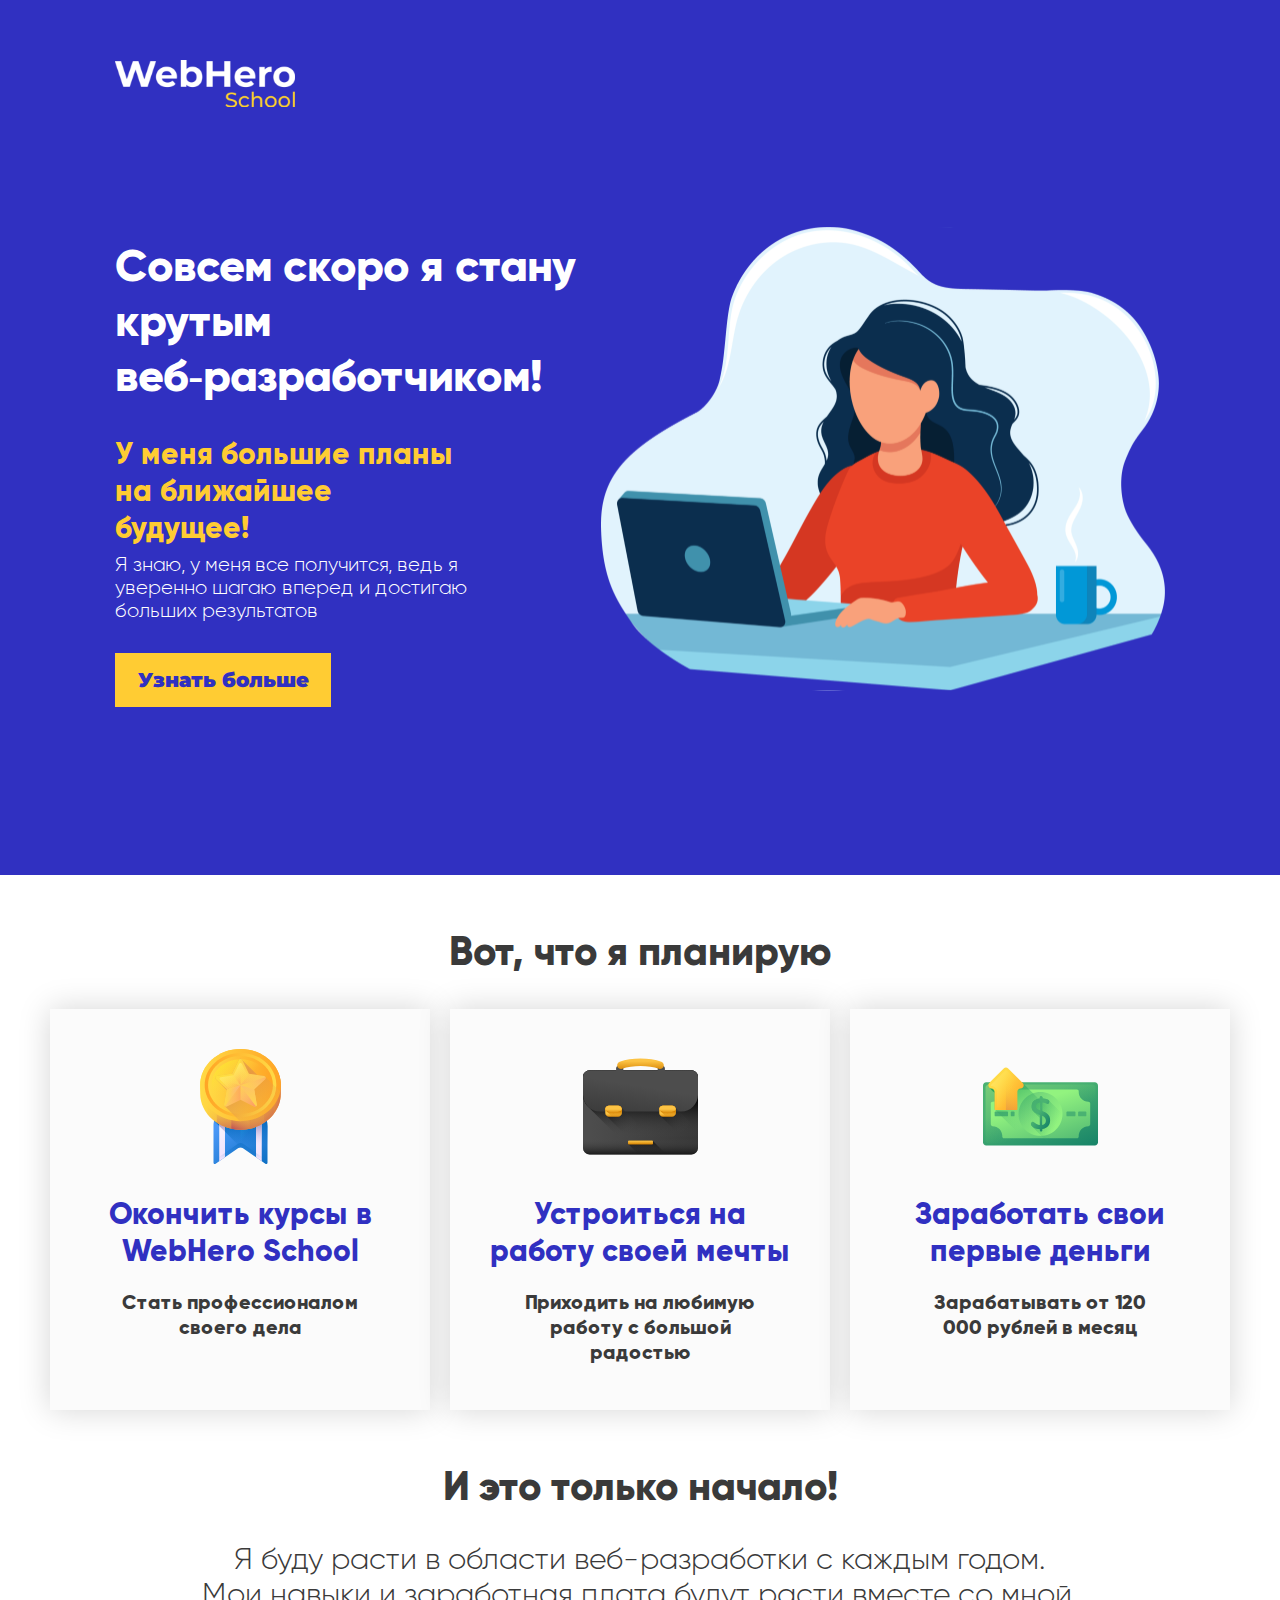
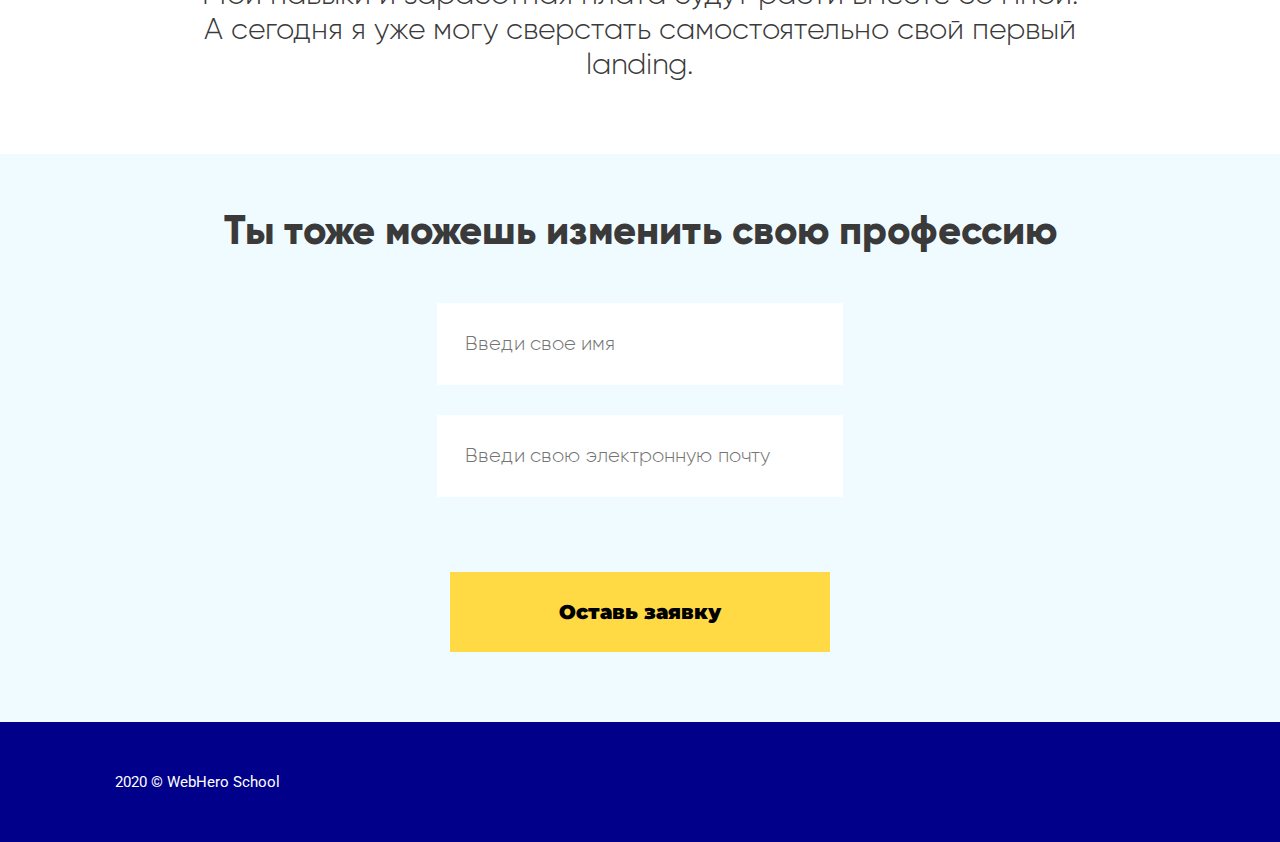
<file: index.html>
<!DOCTYPE html>
<html lang="ru" dir="ltr">

<head>
  <meta charset="utf-8"/>
  <meta name="viewport"  content="width=device-width, initial-scale=1">
  <link rel="stylesheet" href="style.css">
  <link rel="stylesheet" href="fonts.css">
  <link rel="stylesheet" href="https://fonts.googleapis.com/css2?family=Montserrat:wght@900">
  <link rel="stylesheet" href="https://fonts.googleapis.com/css?family=Roboto">
</head>

<body>
  <div class="header">
    <div>
    <img  src="images/Logo.svg" class="logo">
    <div class="header__main">
      <div class="header__text">
        <h1 class="header__title">Совсем скоро я стану крутым веб&#8209;разработчиком!</h1>
        <h2 class="header__subtitle">У меня большие планы на ближайшее будущее!</h2>
        <p class="header__content">Я знаю, у меня все получится, ведь я уверенно
          шагаю вперед и достигаю больших результатов</p>
        <button class="header__button" href="#">Узнать больше</button>
      </div>
        <img src="images/header.svg" class="header__pic">
    </div>
  </div>
  </div>


  <div class="wrapper">
    <h2 class="title">Вот, что я планирую</h2>
    <div class="plans">
      <div class="plans__wrap">
        <img src="images/medal.svg" class="plans__logo">
        <p class="plans__subtitle">Окончить курсы в WebHero School</p>
        <p class="plans__text">Стать профессионалом своего дела</p>
      </div>
      <div class="plans__wrap">
        <img src="images/briefcase.svg" class="plans__logo">
        <p class="plans__subtitle">Устроиться на работу своей мечты</p>
        <p class="plans__text">Приходить на любимую работу с большой радостью</p>
      </div>
      <div class="plans__wrap">
        <img src="images/money.svg" class="plans__logo">
        <p class="plans__subtitle">Заработать свои первые деньги</p>
        <p class="plans__text">Зарабатывать от 120 000 рублей в месяц</p>
      </div>
    </div>

    <h2 class="title">И это только начало!</h2>
    <p class="title-content">Я буду расти в области веб-разработки с каждым годом.</br>
        Мои навыки и заработная плата будут расти вместе со мной.</br>
        А сегодня я уже могу сверстать самостоятельно свой первый landing. </p>

    <div class="request">
      <h2 class="title">Ты тоже можешь изменить свою профессию</h2>
      <form class="form">
        <input type="text" size="40" name="name" placeholder="Введи свое имя" class="request__form">
        <input type="email" size="40" name="email" placeholder="Введи свою электронную почту" class="request__form">
      </form>
      <button class="form__button" href="#">Оставь заявку</button>
    </div>

  </div>

  <footer>
    <p class="footer">2020  © WebHero School</p>
  </footer>

</body>



</html>
</file>
<file: style.css>
body {
  margin: 0;
}

.logo {
  width: 180px;
  height: 47px;
}

/* Header */
.header {
  padding: 60px 9% 168px 9%;
  background: #3030c1;
  display: flex;
  justify-content: center;
}

.header__main {
  display: flex;
  justify-content: space-between;
  padding-top: 100px;
  max-width: 1280px;
}

.header__text {
  width: 52%;
}

.header__title {
  font: 800 45px/55px Gilroy;
  color: #fff;
  margin-bottom: 32px;
}

.header__subtitle {
  font: 800 30px/37px Gilroy;
  color: #fc3;
  margin-bottom: 5px;
  width: 70%;
}

.header__content {
  font: 300 20px/23px Gilroy;
  color: #fff;
  margin-top: 0;
  margin-bottom: 30px;
  width: 80%;
}

.header__button {
  font: 900 20px/24px Montserrat;
  background: #fc3;
  color: #3030c1;
  width: 216px;
  height: 54px;
  transition: all .5s;
  border: 0;
}

.header__button:hover {
  background: #ea4328;
  color: #fc3;
  border: 3px dotted #3a3a3a;;
  opacity: 0.9;
  cursor: pointer;
}

.header__pic{
  flex-shrink: 1;
}

/* Wrapper */
.wrapper {
  display: flex;
  flex-direction: column;
  align-items: center;
}

.title {
  font: 800 40px/49px Gilroy;
  margin-top: 55px;
  margin-bottom: 30px;
  color: #3a3a3a;
  text-align: center;
}

.plans {
  display: flex;
  justify-content: center;
  max-width: 1280px;
  width: 100%;
}

.plans__wrap{
  width: 380px;
  height: 401px;
  background: #fbfbfb;
  box-shadow: 0 0 30px #d5d5d5;
  text-align: center;
  margin: 0 10px;
}

.plans__logo {
  width: 115px;
  height: 115px;
  padding-top: 40px;
}

.plans__subtitle {
  font: 800 30px/37px Gilroy;
  color: #3030c1;
  padding: 0px 40px;
  margin-bottom: 20px;
}

.plans__text {
  font: 800 20px/25px Gilroy;
  padding: 0px 65px;
  color: #3a3a3a;
}

.title-content {
  font: 300 30px/35px Gilroy;
  width: 70%;
  text-align: center;
  margin: 0 auto 70px auto;
  color: #3a3a3a;
}

/* Request */
.form {
  display: flex;
  flex-direction: column;
}

.request {
  width: 100%;
  background: #f0fbff;
  display: flex;
  flex-direction: column;
  align-items: center;
}

.request__form {
  color: #878787;
  font: 300 20px/23px Gilroy;
  width: 350px;
  height: 80px;
  margin: 15px 0;
  padding-left: 28px;
  padding-right: 28px;
  border: 0px;
}

.form__button {
  font: 900 20px/24px Montserrat;
  background: #ffda45;
  width: 380px;
  height: 80px;
  transition: all .5s;
  border: 0;
  margin: 60px 0 70px;
  }

.form__button:hover {
  transform: scale(1.2);
  color: #ffda45;
  background: #878787;
  cursor: pointer;
}

/* Footer */
.footer {
  background: #00008b;
  color: #fff;
  font: normal 15px/18px Roboto;
  height: 120px;
  line-height: 120px;
  padding-left: 9%;
  margin: 0;
}


/* Mobile version */
@media (max-width: 1200px) {

  /* Header */
  .logo {
    width: 93px;
    height: 24px;
  }

  .header {
    padding: 44px 13% 55px 13%;
  }

  .header__main {
    display: block;
    padding-top: 0px;
  }

  .header__text {
    width: 100%;
  }

  .header__title {
    width: 100%;
    font-size: 25px;
    line-height: 31px;
    margin-bottom: 23px;
  }

  .header__subtitle {
    width: 100%;
    font-size: 20px;
    line-height: 25px;
    margin-bottom: 0px;
  }

  .header__content {
    width: 100%;
    font-size: 15px;
    line-height: 17px;
    margin-bottom: 25px;
  }

  .header__pic{
      width: 259px;
      height: 213px;
    }

  .header__button {
    display: none;
  }

/* Wrapper */
  .title {
    font-size: 20px;
    line-height: 25px;
    margin-top: 45px;
    margin-bottom: 20px;
    padding: 0 10px;
  }

  .plans {
    flex-direction: column;
  }

  .plans__wrap{
    width: auto;
    min-width: 259px;
    height: 273px;
    margin: 10px 30px;
  }

  .plans__logo {
    width: 85px;
    height: 85px;
    margin-bottom: 0;
    padding-top: 40px;
  }

  .plans__subtitle {
    font-size: 20px;
    line-height: 25px;
    margin-top: 10px;
    margin-bottom: 15px;
    padding: 0px 20px;
  }

  .plans__text {
    font-size: 10px;
    line-height: 12px;
    padding: 0px 65px;
  }

  .title-content {
    font-size: 18px;
    line-height: 21px;
    margin: 10px 10% 55px;
  }

  /* Rquest */
  .request__form {
    font-size: 10px;
    line-height: 12px;
    width: 241px;
    height: 45px;
    margin: 5px 0;
    padding-left: 17px;
  }

  .form__button {
    font-size: 10px;
    line-height: 12px;
    width: 260px;
    height: 45px;
    padding: 17px 80px;
    margin: 23px 0 40px;
  }

  .form__button:hover {
    transform: scale(1.2);
  }

/* Footer */
  .footer {
    font-size: 10px;
    height: 60px;
    line-height: 60px;
  }

@media (max-width: 840px) and (min-width: 550px){
  .title {
    font-size: 30px;
    line-height: 35px;
  }

  .plans__subtitle {
    font-size: 25px;
    line-height: 28px;
  }

  .plans__text {
    font-size: 18px;
    line-height: 22px;
  }

  .footer {
    height: 40px;
    line-height: 40px;
  }

}


@media (min-width: 840px) {
  .plans {
    flex-direction: row;
  }

  .plans__wrap{
    width: 259px;
    height: 273px;
    margin: 0 10px;
  }
}
</file>
<file: fonts.css>
@font-face {
    font-family: 'Gilroy';
    src: local('Gilroy Regular'), local('Gilroy-Regular'),
        url('fonts/gilroy/Gilroy-Regular.woff2') format('woff2'),
        url('fonts/gilroy/Gilroy-Regular.woff') format('woff');
    font-weight: normal;
    font-style: normal;
}

@font-face {
    font-family: 'Gilroy';
    src: local('Gilroy Bold'), local('Gilroy-Bold'),
        url('fonts/gilroy/Gilroy-Bold.woff2') format('woff2'),
        url('fonts/gilroy/Gilroy-Bold.woff') format('woff');
    font-weight: bold;
    font-style: normal;
}

@font-face {
    font-family: 'Gilroy';
    src: local('Gilroy Black'), local('Gilroy-Black'),
        url('fonts/gilroy/Gilroy-Black.woff2') format('woff2'),
        url('fonts/gilroy/Gilroy-Black.woff') format('woff');
    font-weight: 900;
    font-style: normal;
}

@font-face {
    font-family: 'Gilroy';
    src: local('Gilroy Light'), local('Gilroy-Light'),
        url('fonts/gilroy/Gilroy-Light.woff2') format('woff2'),
        url('fonts/gilroy/Gilroy-Light.woff') format('woff');
    font-weight: 300;
    font-style: normal;
}

@font-face {
    font-family: 'Gilroy';
    src: local('Gilroy Semibold'), local('Gilroy-Semibold'),
        url('fonts/gilroy/Gilroy-Semibold.woff2') format('woff2'),
        url('fonts/gilroy/Gilroy-Semibold.woff') format('woff');
    font-weight: 600;
    font-style: normal;
}

@font-face {
    font-family: 'Gilroy';
    src: local('Gilroy Medium'), local('Gilroy-Medium'),
        url('/fonts/gilroy/Gilroy-Medium.woff2') format('woff2'),
        url('fonts/gilroy/Gilroy-Medium.woff') format('woff');
    font-weight: 500;
    font-style: normal;
}

@font-face {
    font-family: 'Gilroy';
    src: local('Gilroy UltraLight'), local('Gilroy-UltraLight'),
        url('fonts/gilroy/Gilroy-UltraLight.woff2') format('woff2'),
        url('fonts/gilroy/Gilroy-UltraLight.woff') format('woff');
    font-weight: 200;
    font-style: normal;
}

@font-face {
    font-family: 'Gilroy';
    src: local('Gilroy Extrabold'), local('Gilroy-Extrabold'),
        url('fonts/gilroy/Gilroy-Extrabold.woff2') format('woff2'),
        url('fonts/gilroy/Gilroy-Extrabold.woff') format('woff');
    font-weight: 800;
    font-style: normal;
}

@font-face {
    font-family: 'Gilroy';
    src: local('Gilroy Heavy'), local('Gilroy-Heavy'),
        url('fonts/gilroy/Gilroy-Heavy.woff2') format('woff2'),
        url('fonts/gilroy/Gilroy-Heavy.woff') format('woff');
    font-weight: 900;
    font-style: normal;
}

@font-face {
    font-family: 'Gilroy';
    src: local('Gilroy Thin'), local('Gilroy-Thin'),
        url('fonts/gilroy/Gilroy-Thin.woff2') format('woff2'),
        url('fonts/gilroy/Gilroy-Thin.woff') format('woff');
    font-weight: 100;
    font-style: normal;
}
</file>
